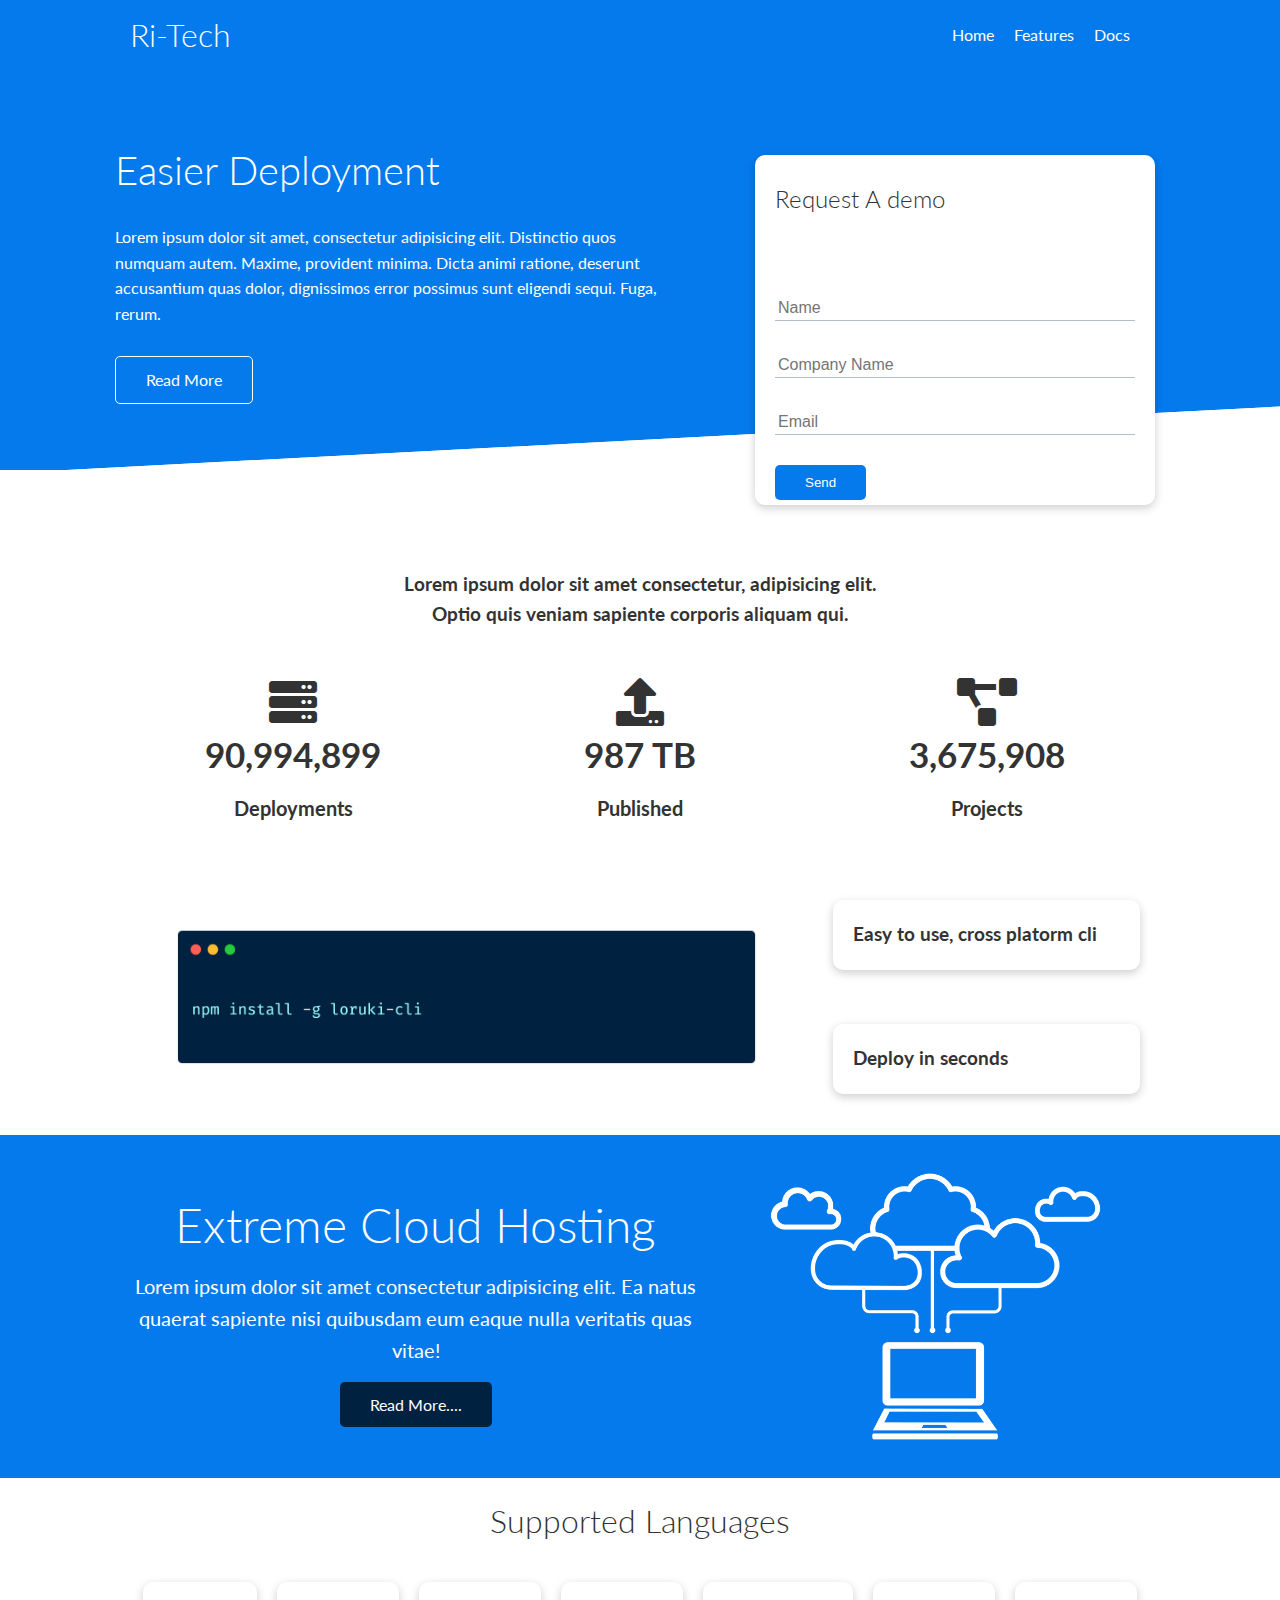
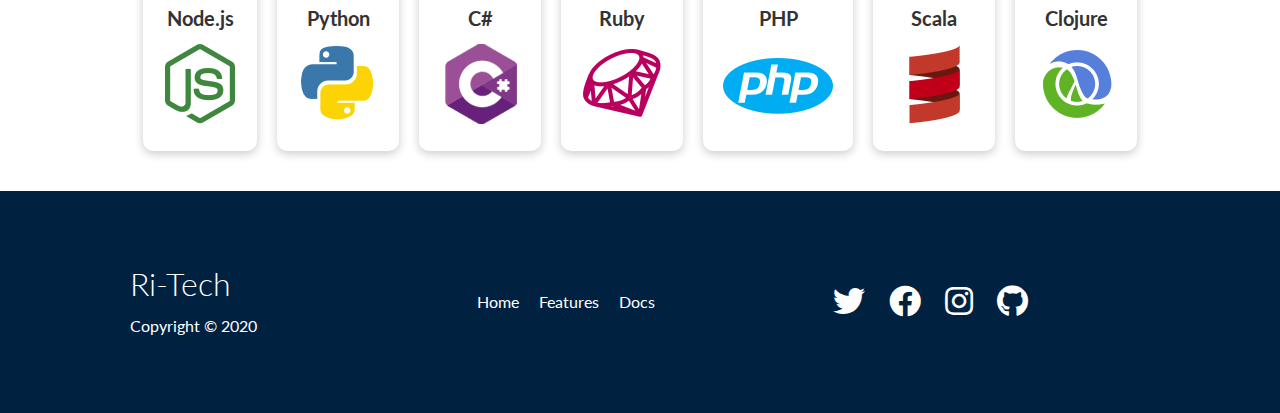
<file: index.html>
<!DOCTYPE html>
<html lang="en">
<head>
    <meta charset="UTF-8">
    <meta http-equiv="X-UA-Compatible" content="IE=edge">
    <meta name="viewport" content="width=device-width, initial-scale=1.0">
    <title>Css Flex, Grid and Animation Project</title>
    <link rel="stylesheet" href="styles.css">
    <!--Use CDNJS>COM to get any cdn of your choice, like font awesome and co-->
    <link rel="stylesheet" href="https://cdnjs.cloudflare.com/ajax/libs/font-awesome/5.15.4/css/all.min.css" integrity="sha512-1ycn6IcaQQ40/MKBW2W4Rhis/DbILU74C1vSrLJxCq57o941Ym01SwNsOMqvEBFlcgUa6xLiPY/NS5R+E6ztJQ==" crossorigin="anonymous" referrerpolicy="no-referrer" />
    <link rel="stylesheet" href="responsiveness.css">

  </head>

<body>
    <!--Navbar Section Starts Here-->
    <div class="navbar">
      <!--the container will help contain the width of the logo-->
      <div class="container flex">                              <!--second class in an html tag is  called a utility tag-->
            <h1><a href="index.html" class="logo">Ri-Tech</a></h1>
             <!--Nav Menu Statrts Here-->
             <nav>
               <ul>
              <li><a href="index.html">Home</a></li>
              <li><a href="features.html">Features</a></li>
              <li><a href="docs.html">Docs</a></li>
            </ul>
            </nav>
            <!--Menu Ends Here-->
          </div>
    </div>

         <!--showcase section-->
         <section class="showcase">
           <div class="container grid">
             <div class="showcase-text">
               <h1>Easier Deployment</h1>
               <p>Lorem ipsum dolor sit amet, consectetur adipisicing elit. Distinctio quos numquam autem. Maxime, provident minima. Dicta animi ratione, deserunt accusantium quas dolor, dignissimos error possimus sunt eligendi sequi. Fuga, rerum.</p>
               <a href="features.html" class="btn btn-outline">Read More</a>
             </div>
             <div class="showcase-form card">
                <h2>Request A demo</h2>
                <form name="contact" method="POST" data-netlify="true" netlify-honeypot="bot-field">
                  <input type="hidden" name="form-name" value="contact">
                  <p class="hidden">
                    <label>Don’t fill this out if you’re human: <input name="bot-field" /></label>
                  </p>
                  <div class="form-control">
                      <input type="text" name="name" placeholder="Name" required>
                    </div>
                    <div class="form-control">
                      <input type="text" name="Company Name" placeholder="Company Name" required>
                    </div>
                    <div class="form-control">
                      <input type="email" name="email" placeholder="Email" required>
                    </div>
                    <div class="form-control">
                      <input type="submit" value="Send" class="btn btn-primary" required>
                    </div>
                
                </form>
             </div>
           </div>

         </section>

          <!--showcase section-->
        <section class="stats">
          <div class="container">
            <h3 class="stats-heading text-center my-1">
              Lorem ipsum dolor sit amet consectetur, adipisicing elit. Optio quis veniam sapiente corporis aliquam qui.
            </h3>
            <div class="grid grid-3 text-center my-4">
              <div>
                <i class="fas fa-server fa-3x"></i>
                <h3>90,994,899</h3>
                <p class="text-secondary">Deployments</p>
              </div>
              <div>
                <i class="fas fa-upload fa-3x"></i>
                <h3>987 TB</h3>
                <p class="text-secondary">Published</p>
              </div>
              <div>
                <i class="fas fa-project-diagram fa-3x"></i>
                <h3>3,675,908</h3>
                <p class="text-secondary">Projects</p>
              </div>
            </div>
          </div>
        </section>
        <!--showcase section-->

        <!--Cli-->
        <section class="cli">
          <div class="container grid">
            <img src="images/cli.png" alt="">
          
          <div class="card">
            <h3>Easy to use, cross platorm cli</h3>
          </div>
          <div class="card">
            <h3>Deploy in seconds</h3>
          </div>
        </div>
        </section>
        <!--Cli-->

        <!-- Cloud -->
        <section class="cloud bg-primary my-2 py-2">
            <div class="container grid">
              <div class="text-center">
                <h2 class="lg">Extreme Cloud Hosting</h2>
                <p class="lead my-1">Lorem ipsum dolor sit amet consectetur adipisicing elit. Ea natus quaerat sapiente nisi quibusdam eum eaque nulla veritatis quas vitae!</p>
                <a href="featues.html" class="btn btn-dark">Read More....</a>
                
              </div>
              <img src="images/cloud.png" alt="cloud" class="cloud-img">
            </div>
        </section>
        <!-- End of cloud -->
        
        <!-- Languages -->
        <section class="languages">
          <h2 class="md text-center my-2">
            Supported Languages
          </h2>
          <div class="container flex">
            <div class="card">
              <h4>Node.js</h4>
              <img src="images/logos/node.png" alt="">
            </div>
            <div class="card">
              <h4>Python</h4>
              <img src="images/logos/python.png" alt="">
            </div>
            <div class="card">
              <h4>C#</h4>
              <img src="images/logos/csharp.png" alt="">
            </div>
            <div class="card">
              <h4>Ruby</h4>
              <img src="images/logos/ruby.png" alt="">
            </div>
            <div class="card">
              <h4>PHP</h4>
              <img src="images/logos/php.png" alt="">
            </div>
            <div class="card">
              <h4>Scala</h4>
              <img src="images/logos/scala.png" alt="">
            </div>
            <div class="card">
              <h4>Clojure</h4>
              <img src="images/logos/clojure.png" alt="">
            </div>
          </div>
        </section>
        <!-- footer -->
        <footer class="footer bg-dark py-5">
          <div class="container grid grid-3">
            <div>
              <h1>Ri-Tech</h1>
              <p>Copyright &copy; 2020</p>
            </div>
            <nav>
              <ul>
             <li><a href="index.html">Home</a></li>
             <li><a href="features.html">Features</a></li>
             <li><a href="docs.html">Docs</a></li>
           </ul>
           </nav>
           <div class="social">
             <a href="#"><i class="fab fa-twitter fa-2x"></i></a>
             <a href="#"><i class="fab fa-facebook fa-2x"></i></a>
             <a href="#"><i class="fab fa-instagram fa-2x"></i></a>
             <a href="#"><i class="fab fa-github fa-2x"></i></a>
           </div>
          </div>
        </footer>
</body>
</html>
</file>
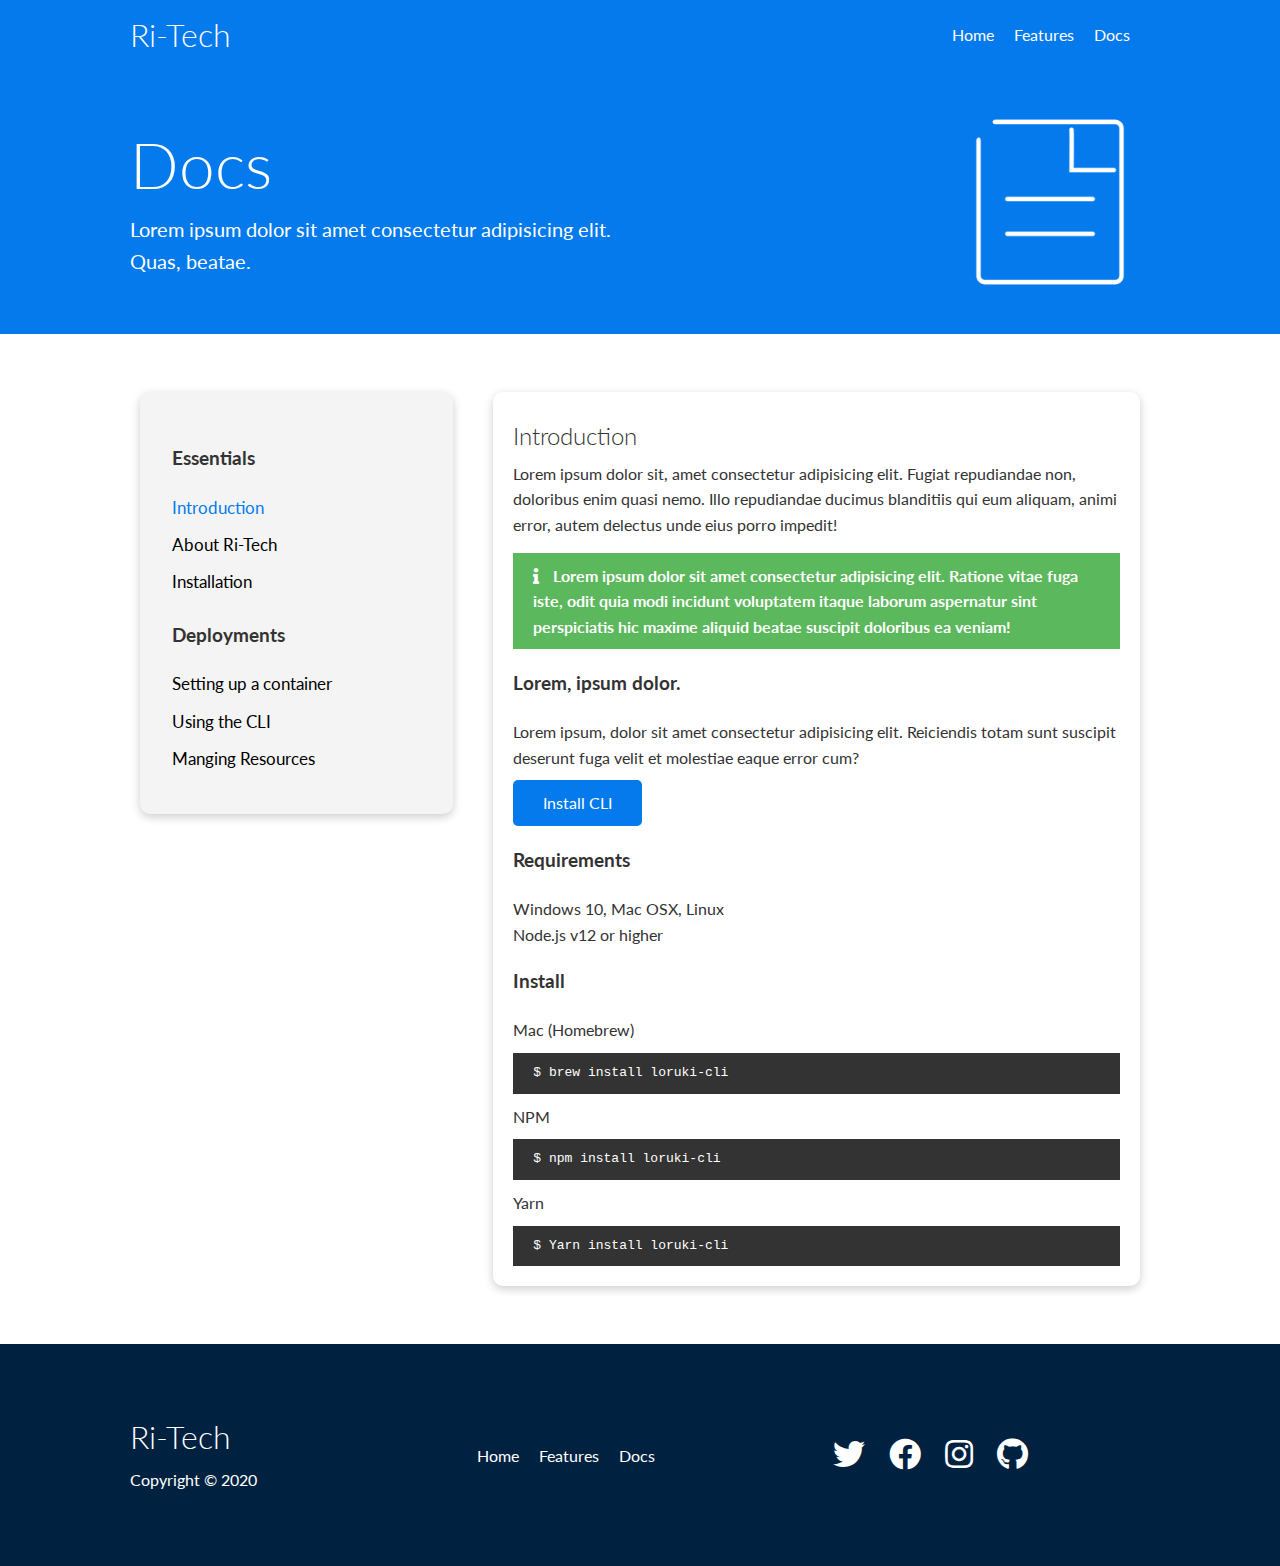
<file: docs.html>
<!DOCTYPE html>
<html lang="en">
<head>
    <meta charset="UTF-8">
    <meta http-equiv="X-UA-Compatible" content="IE=edge">
    <meta name="viewport" content="width=device-width, initial-scale=1.0">
    <title>Css Flex, Grid and Animation Project</title>
    <link rel="stylesheet" href="styles.css">
    <!--Use CDNJS>COM to get any cdn of your choice, like font awesome and co-->
    <link rel="stylesheet" href="https://cdnjs.cloudflare.com/ajax/libs/font-awesome/5.15.4/css/all.min.css" integrity="sha512-1ycn6IcaQQ40/MKBW2W4Rhis/DbILU74C1vSrLJxCq57o941Ym01SwNsOMqvEBFlcgUa6xLiPY/NS5R+E6ztJQ==" crossorigin="anonymous" referrerpolicy="no-referrer" />
    <link rel="stylesheet" href="responsiveness.css">

  </head>

<body>
    <!--Navbar Section Starts Here-->
    <div class="navbar">
      <!--the container will help contain the width of the logo-->
      <div class="container flex">                              <!--second class in an html tag is  called a utility tag-->
            <h1><a href="index.html" class="logo">Ri-Tech</a></h1>
             <!--Nav Menu Statrts Here-->
             <nav>
               <ul>
              <li><a href="index.html">Home</a></li>
              <li><a href="features.html">Features</a></li>
              <li><a href="docs.html">Docs</a></li>
            </ul>
            </nav>
            <!--Menu Ends Here-->
          </div>
    </div>

    <!-- Head Scetion -->
    <section class="docs-head bg-primary py-3">
        <div class="container grid">
            <div>
                <h1 class="xl">Docs</h1>
                  <p class="lead">
                     Lorem ipsum dolor sit amet consectetur adipisicing elit. Quas, beatae. 
                  </p>  
                
            </div>
            <img src="images/docs.png" alt="">
        </div>
    </section>

    <!-- Head Section Ends Here -->

    <!-- Docs Main -->
    <section class="docs-main my-4">
        <div class="container grid">
            <div class="card bg-light p-3">
                <h3 class="my-2">Essentials</h3>
                <nav>
                    <ul>
                        <li><a href="" class="text-primary">Introduction</a></li>
                        <li><a href="">About Ri-Tech</a></li>
                        <li><a href="">Installation</a></li>
                        
                    </ul>
                </nav>

                <h3 class="my-2">Deployments</h3>
                <nav>
                    <ul>
                        <li><a href="">Setting up a container</a></li>
                        <li><a href="">Using the CLI</a></li>
                        <li><a href="">Manging Resources</a></li>
                        
                    </ul>
                </nav>
            </div>
            <div class="card">
                <h2>Introduction</h2>
                <p>Lorem ipsum dolor sit, amet consectetur adipisicing elit. Fugiat repudiandae non, doloribus enim quasi nemo. Illo repudiandae ducimus blanditiis qui eum aliquam, animi error, autem delectus unde eius porro impedit!</p>
                <div class="alert alert-success">
                    <i class="fas fa-info"></i>
                    Lorem ipsum dolor sit amet consectetur adipisicing elit. Ratione vitae fuga iste, odit quia modi incidunt voluptatem itaque laborum aspernatur sint perspiciatis hic maxime aliquid beatae suscipit doloribus ea veniam!
                </div>
                <h3>Lorem, ipsum dolor.</h3>
                <p>Lorem ipsum, dolor sit amet consectetur adipisicing elit. Reiciendis totam sunt suscipit deserunt fuga velit et molestiae eaque error cum?</p>
                <a href="#" class="btn btn-primary">Install CLI</a>
                <h3>Requirements</h3>
                <ul>
                    <li>Windows 10, Mac OSX, Linux</li>
                    <li>Node.js v12 or higher</li>
                </ul>

                <h3>Install</h3>
                <p>Mac (Homebrew)</p>
                <pre><code>$ brew install loruki-cli</code></pre>
                <p>NPM</p>
                <pre><code>$ npm install loruki-cli</code></pre>
                <p>Yarn</p>
                <pre><code>$ Yarn install loruki-cli</code></pre>
            </div>
        </div>

    </section>




    <!-- Docs Main Ends Here -->
  <!-- footer -->
  <footer class="footer bg-dark py-5">
    <div class="container grid grid-3">
      <div>
        <h1>Ri-Tech</h1>
        <p>Copyright &copy; 2020</p>
      </div>
      <nav>
        <ul>
       <li><a href="index.html">Home</a></li>
       <li><a href="features.html">Features</a></li>
       <li><a href="docs.html">Docs</a></li>
     </ul>
     </nav>
     <div class="social">
       <a href="#"><i class="fab fa-twitter fa-2x"></i></a>
       <a href="#"><i class="fab fa-facebook fa-2x"></i></a>
       <a href="#"><i class="fab fa-instagram fa-2x"></i></a>
       <a href="#"><i class="fab fa-github fa-2x"></i></a>
     </div>
    </div>
  </footer>
</body>
</html>
</file>
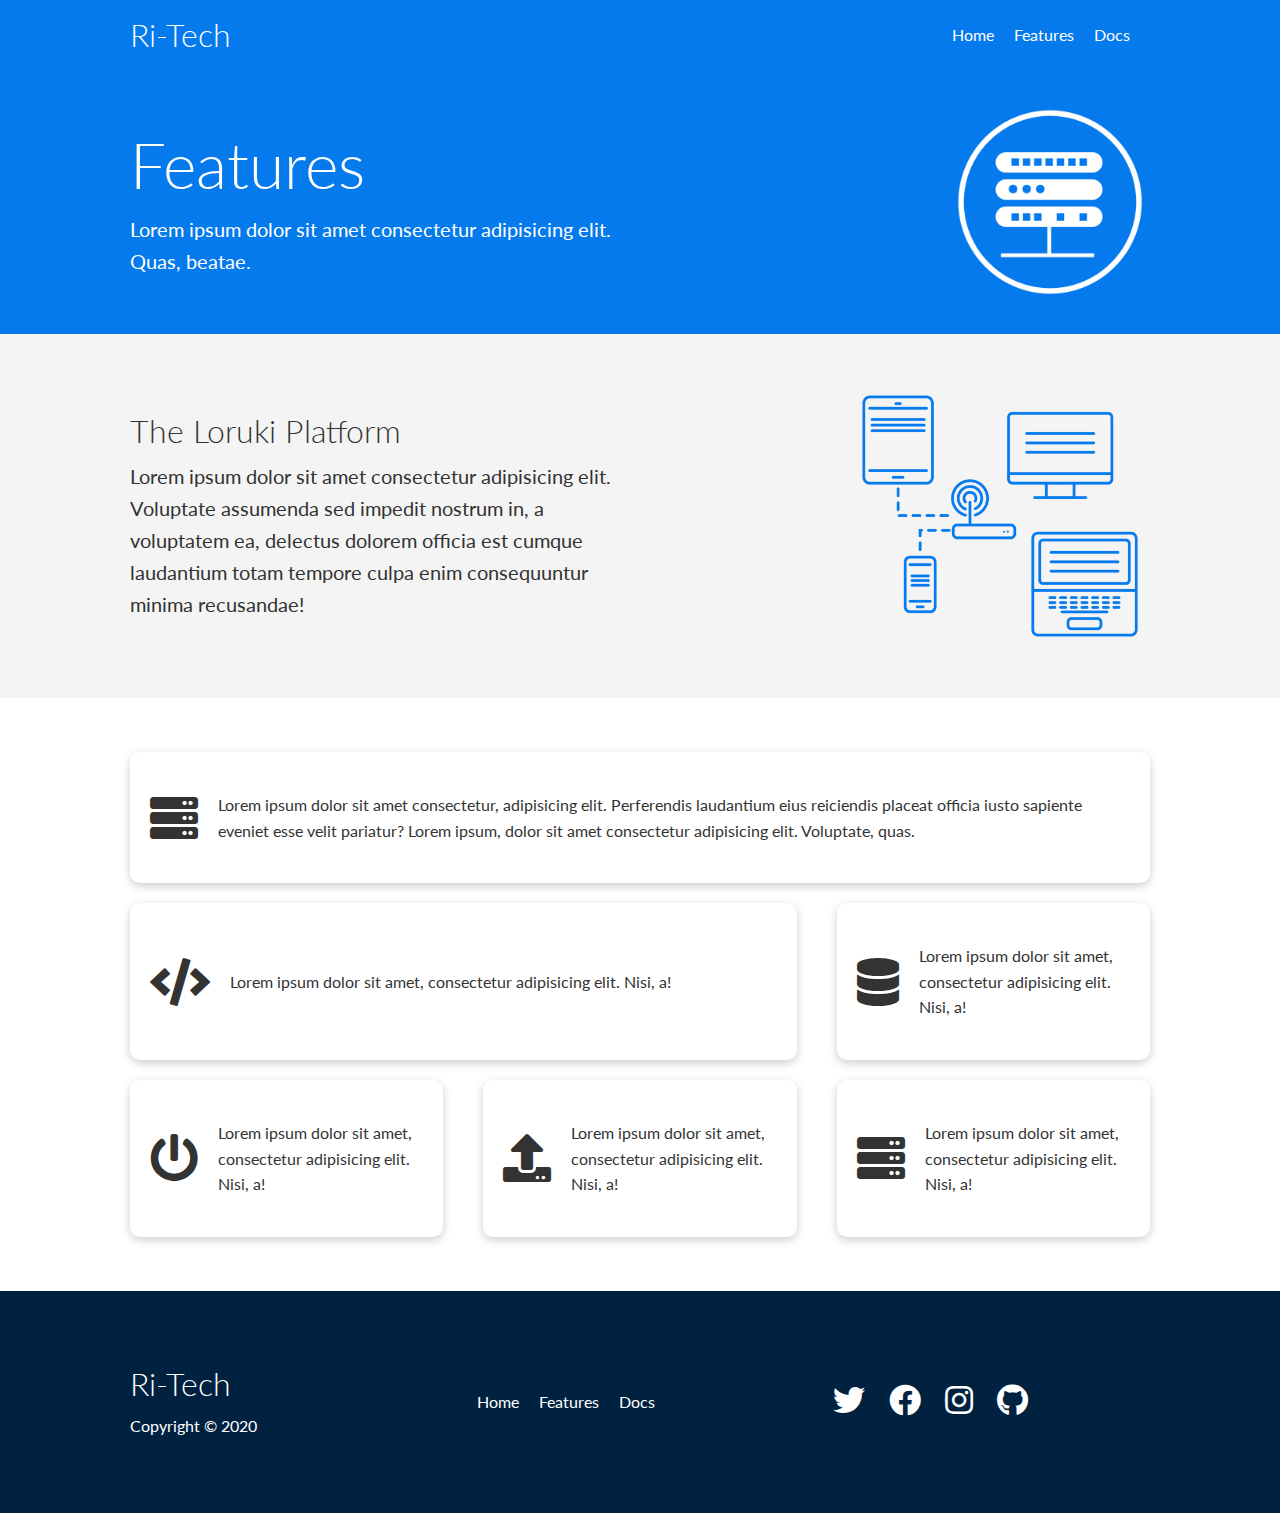
<file: features.html>
<!DOCTYPE html>
<html lang="en">
<head>
    <meta charset="UTF-8">
    <meta http-equiv="X-UA-Compatible" content="IE=edge">
    <meta name="viewport" content="width=device-width, initial-scale=1.0">
    <title>Css Flex, Grid and Animation Project</title>
    <link rel="stylesheet" href="styles.css">
    <!--Use CDNJS>COM to get any cdn of your choice, like font awesome and co-->
    <link rel="stylesheet" href="https://cdnjs.cloudflare.com/ajax/libs/font-awesome/5.15.4/css/all.min.css" integrity="sha512-1ycn6IcaQQ40/MKBW2W4Rhis/DbILU74C1vSrLJxCq57o941Ym01SwNsOMqvEBFlcgUa6xLiPY/NS5R+E6ztJQ==" crossorigin="anonymous" referrerpolicy="no-referrer" />
    <link rel="stylesheet" href="responsiveness.css">

  </head>

<body>
    <!--Navbar Section Starts Here-->
    <div class="navbar">
      <!--the container will help contain the width of the logo-->
      <div class="container flex">                              <!--second class in an html tag is  called a utility tag-->
            <h1><a href="index.html" class="logo">Ri-Tech</a></h1>
             <!--Nav Menu Statrts Here-->
             <nav>
               <ul>
              <li><a href="index.html">Home</a></li>
              <li><a href="features.html">Features</a></li>
              <li><a href="docs.html">Docs</a></li>
            </ul>
            </nav>
            <!--Menu Ends Here-->
          </div>
    </div>

    <!-- Head Scetion -->
    <section class="features-head bg-primary py-3">
        <div class="container grid">
            <div>
                <h1 class="xl">Features</h1>
                  <p class="lead">
                     Lorem ipsum dolor sit amet consectetur adipisicing elit. Quas, beatae. 
                  </p>  
                
            </div>
            <img src="images/server.png" alt="">
        </div>
    </section>

    <!-- Head Section Ends Here -->

    <!-- Sub Head Section Starts Here -->

    <section class="features-sub-head bg-light py-3">
        <div class="container grid">
            <div>
                <h1 class="md">The Loruki Platform</h1>
                  <p class="lead">
                    Lorem ipsum dolor sit amet consectetur adipisicing elit. Voluptate assumenda sed impedit nostrum in, a voluptatem ea, delectus dolorem officia est cumque laudantium totam tempore culpa enim consequuntur minima recusandae!
                  </p>  
                
            </div>
            <img src="images/server2.png" alt="">
        </div>
    </section>

<!-- Sub Head Section Ends Here -->

<!--Main Page Starts Here  -->
<section class="features-main my-2">
    <div class="container grid grid-3">
        <div class="card flex">
            <i class="fas fa-server fa-3x"></i>
                <p>
                    Lorem ipsum dolor sit amet consectetur, adipisicing elit. Perferendis laudantium eius reiciendis placeat officia iusto sapiente eveniet esse velit pariatur? Lorem ipsum, dolor sit amet consectetur adipisicing elit. Voluptate, quas.
                </p>
            
        </div>
        <div class="card flex">
            <i class="fas fa-code fa-3x"> </i>
                <p>
                    Lorem ipsum dolor sit amet, consectetur adipisicing elit. Nisi, a!
                </p>
           
        </div>
       <div class="card flex">
            <i class="fas fa-database fa-3x"> </i>
                <p>
                    Lorem ipsum dolor sit amet, consectetur adipisicing elit. Nisi, a!
                </p>
           
        </div>
        <div class="card flex">
            <i class="fas fa-power-off fa-3x"> </i>
                <p>
                    Lorem ipsum dolor sit amet, consectetur adipisicing elit. Nisi, a!
                </p>
           
        </div>
        <div class="card flex">
            <i class="fas fa-upload fa-3x"> </i>
                <p>
                    Lorem ipsum dolor sit amet, consectetur adipisicing elit. Nisi, a!
                </p>
           
        </div>
        <div class="card flex">
            <i class="fas fa-server fa-3x"> </i>
                <p>
                    Lorem ipsum dolor sit amet, consectetur adipisicing elit. Nisi, a!
                </p>
           
        </div>
    </div>
</section>



<!-- Main Page Ends Here -->

      <!-- footer -->
      <footer class="footer bg-dark py-5">
        <div class="container grid grid-3">
          <div>
            <h1>Ri-Tech</h1>
            <p>Copyright &copy; 2020</p>
          </div>
          <nav>
            <ul>
           <li><a href="index.html">Home</a></li>
           <li><a href="features.html">Features</a></li>
           <li><a href="docs.html">Docs</a></li>
         </ul>
         </nav>
         <div class="social">
           <a href="#"><i class="fab fa-twitter fa-2x"></i></a>
           <a href="#"><i class="fab fa-facebook fa-2x"></i></a>
           <a href="#"><i class="fab fa-instagram fa-2x"></i></a>
           <a href="#"><i class="fab fa-github fa-2x"></i></a>
         </div>
        </div>
      </footer>
</body>
</html>
</file>
<file: styles.css>
/* base css for the body begins here*/
@import url('https://fonts.googleapis.com/css2?family=Lato:wght@300&display=swap');
*{
    box-sizing: border-box;
    padding: 0;
    margin: 0;
}

:root{
    --primary-color:#047aed;/*using variables in css*/
    --secondary-color:#1c3fa8;
    --dark-color:#002240;
    --light-color: #f4f4f4;
    --sucess-color:#5cb85c;
    --error-color: #d9534f;
}

body{
    font-family: 'lato', sans-serif;
    color: #333;
    line-height: 1.6;
}
ul{
    list-style-type: none; /*used to remove bullet point*/
}
a{
    text-decoration: none;
    color: #333;
}
h1, h2 {
    font-weight: 300;
    line-height: 1.2;
    margin: 10px 0;
}
code, pre{
    background-color: #333;
    color: white;
    padding: 10px;
}
p {
    margin: 10px 0;
}
img{
    width: 100%; /*setting the width of any image to a defined size*/
}
.hidden{
    visibility: hidden;
    height: 0;
}
/* base css for the body ends here*/

/*styling the navbar*/
.navbar{
    background-color: var(--primary-color);
    color: #fff;
    height: 70px;
}
/*styling the navbar ends here*/

/*styling the nav container*/
.navbar .flex {
    justify-content: space-between;
}
nav > ul{
    display: flex;
}
nav > ul > li{
padding-right: 10px;
margin-right: 10px;
transition: top ease 0.5s;
}
nav > ul a{
    color: white;
    position: relative;
    top: 0;
    transition: top ease 0.5s;
}
nav > ul a:hover{
    border-bottom: 2px white solid;
    padding-bottom: 10px;
    top: -5px;
}
h1 > a {
    color:white; /*logo color*/
}
/*styling the nav container*/

/*Showcase*/
.showcase{
    height: 400px;
    background-color: var(--primary-color);
    color: #fff;
    position: relative;
}
.showcase h1{
    font-size: 40px;
}
.showcase p{
    padding: 20px 0;
}
.showcase .grid{
    grid-template-columns: 55% 45%;
    gap: 30px;
    overflow: visible;
}
.showcase-text{
    animation: slideInFromLeft 1s ease-in ;
}
.showcase-form{
    position: relative;
    top: 60px;
    height: 350px;
    width:400px;
    padding: 40px;
    z-index: 100;
    justify-self: flex-end;
    animation: slideInFromRight 1s ease-in 
}
.showcase-form .form-control{
    margin: 30px 0;
}
.showcase-form input[type='text'],
.showcase-form input[type='email']{
    border: 0;
    border-bottom: 1px solid #b4becb;
    width: 100%;
    padding: 3px;
    font-size: 16px;
}
.showcase-form input:focus{
   outline: none; /* very important for form...removes the ugly border
   on focus*/
}
.showcase::before, .showcase::after{
    content: '';
    position: absolute;
    bottom: -70px;
    left: 0;
    right: 0;
    height: 100px;
    background: rgb(255, 255, 255);
    -webkit-transform: skewY(-3deg);
    -ms-transform: skewY(-3deg);
    transform: skewY(-3deg);
    
}

/*stats*/
.stats{
    padding-top: 100px;
    animation: slideInFromBottom 1s ease-in 
}
.stats-heading{
    max-width: 500px;
    margin: auto!important;
}
.stats .grid h3 {
    font-size: 35px;
}
.stats .grid p{
    font-size: 20px;
    font-weight: bold;
}
/*stats*/

/*Cli*/
.cli .grid{
    grid-template-columns: repeat(3, 1fr);
    grid-template-rows: repeat(2, 1fr);
}
.cli .grid > *:first-child{
    grid-column: 1/span 2;
    grid-row:1/span 2;
}

/*Cli*/

/* Cloud */
.cloud .grid{
    grid-template-columns: 4fr 3fr;
}
/* Cloud ending */

/* Languages */

.languages .card{
    text-align: center;
    margin: 18px 10px 40px;
    transition: transform 0.2s ease-in ;
}
.languages .flex{
    flex-wrap: wrap;
}
.languages .card h4{
    font-size: 20px;
    margin-bottom: 10px;
}
.languages .card:hover{
    transform: translateY(-15px);
}
/* languages */

/* Features */
.features-head img{
    width: 200px;
    justify-self: flex-end;
}
.features-sub-head img{
    width: 300px;
    justify-self: flex-end;
}
.features-main .card > i{
    margin-right: 20px;
}
.features-main .grid{
    padding: 30px;
}
.features-main .grid > *:nth-child(1){
    grid-column: 1/span 3;
    /* grid-row:1/span 1; */
    justify-content: flex-start;
}
.features-main .grid > *:nth-child(2){
    grid-column: 1/span 2;
    /* grid-row:2/span 1; */
    justify-content: flex-start;
}

/* Features Ends Here */

/* Docs Starts Here */

.docs-head img{
    width: 200px;
    justify-self: flex-end;
}
.docs-main nav li{
    font-size: 17px;
    padding-bottom: 5px;
    margin-bottom: 5px;
}
.card > nav > ul{
    display: block;
    
}
.card > nav > ul > li > a{
    color: black;
   
}
.card > nav > ul > li > a:hover{
border-bottom: 2px white solid;
padding-bottom: 10px;
top: -5px;
}
.docs-main h3{
    margin: 20px 0;
}
.docs-main .grid{
    grid-template-columns: 1fr 2fr;
    align-items: flex-start;
}
.text-primary{
    color: var(--primary-color)!important;
}
/* Docs ends here */
/*utilities*/
.container{
    max-width: 1100px;/*this is intended to put the navbar in a box at that certain width*/
    margin: 0 auto;/* this is used to center the content*/
    overflow: auto;/*The overflow property only works for block elements with a specified height.*/
    padding: 0 40px;
   
}

.card{
    background-color: #fff;
    color: #333;
    border-radius: 10px;
    box-shadow: 0 3px 10px rgba(0,0,0,0.2);
    padding: 20px;
    margin: 10px;
}

.btn{
    display: inline-block;
    padding: 10px 30px;
    cursor: pointer;
    color: #fff;
    border: none;
    border-radius: 5px;
    background-color: var(--primary-color);
}
.btn:hover{
    transform: scale(0.98);
}
.btn-outline{
    background-color: transparent;
    border: 1px solid white;
}
.flex{
    display: flex;
    justify-content: center;
    align-items: center;
    height: 100%;
}
.grid{
    display: grid;
    grid-template-columns: repeat(2, 1fr);
    grid-gap: 20px;
    justify-content: center;
    align-items: center;
    height: 100%;/*setting height property is very useful in 
    content in the grid system*/
}
.grid-3{
    grid-template-columns: repeat(3, 1fr);
}
.text-center{
    text-align: center;
}

/*my margin top-bottom-margin*/
.my-1{
    margin: 1rem 0;
}
.my-2{
    margin: 1.5rem 0;
}
.my-3{
    margin: 2rem 0;
}
.my-4{
    margin: 3rem 0;
}
.my-5{
    margin: 4rem 0;
}
/*my margin*/

/*m margin all-round-margin*/
.m-1{
    margin: 1rem;
}
.m-2{
    margin: 1.5rem;
}
.m-3{
    margin: 2rem;
}
.m-4{
    margin: 3rem;
}
.m-5{
    margin: 4rem;
}
/*margin*/

/*my padding top-bottom-padding*/
.py-1{
    padding: 1rem 0;
}
.py-2{
    padding: 1.5rem 0;
}
.py-3{
    padding: 2rem 0;
}
.py-4{
    padding: 3rem 0;
}
.py-5{
    padding: 4rem 0;
}
/*my padding*/
/*p padding all-round-padding*/
.p-1{
    padding: 1rem;
}
.p-2{
    padding: 1.5rem;
}
.p-3{
    padding: 2rem;
}
.p-4{
    padding: 3rem;
}
.p-5{
    padding: 4rem;
}
/*padding*/

/* Alert */
.alert {
    background-color: var(--light-color);
    padding: 10px 20px;
    font-weight: bold;
    margin: 15px 0;
}
.alert i {
    margin-right: 10px;
}
.alert-success{
    background-color: var(--sucess-color);
    color: white;
}

/* Backgounds & Colored Buttons */
.bg-primary, .btn-primary{
background-color: var(--primary-color);
color: #fff;
}
.bg-secondary, .btn-secondary{
    background-color: var(--secondary-color);
    color: #fff;
    }
.bg-dark, .btn-dark{
        background-color: var(--dark-color);
        color: #fff;
        }
.bg-light, .btn-light{
background-color: var(--light-color);
color: #333;
            }
/* end background */

/* Text Sizes */
.lead{
    font-size: 20px;
}
.sm{
    font-size:1rem;
}
.md{
    font-size: 2rem;
}
.lg{
    font-size: 3rem;
}
.xl{
    font-size: 4rem;
}

/* footer */
footer .social a{
    color: white;
    margin: 0 10px;
}
/* Footer Ends Here */

/* Animations */
@keyframes slideInFromLeft {
    0%{
        transform: translateX(-100%);
    }
    100%{
        transform: translateX(0);
    }
}
@keyframes slideInFromRight {
    0%{
        transform: translateX(100%);
    }
    100%{
        transform: translateX(0);
    }
}
@keyframes slideInFromTop {
    0%{
        transform: translateY(-100%);
    }
    100%{
        transform: translateX(0);
    }
}
@keyframes slideInFromBottom {
    0%{
        transform: translateY(100%);
    }
    100%{
        transform: translateX(0);
    }
}
/*utilities*/
</file>
<file: responsiveness.css>
/* Tablet */
@media only screen and (max-width: 800px) {
   .grid, .showcase .grid, .stats .grid, .cli .grid, .cloud .grid,
    .features-main .grid, .docs-main .grid{
       grid-template-columns: 1fr;
       grid-template-rows: 1fr;
   }
   .showcase{
       height:auto;
   }
   .showcase-text{
       text-align: center;
       margin-top: 40px;
   }
   .showcase-form{
       justify-self: center;
   }
   .cli .grid >*:first-child{
       grid-column: 1;
       grid-row: 1;
   }
   .footer > .container{
       justify-items: center;
   }
   .cloud-img{
       width: 50%;
       margin: 0 auto;
   }

.features-head, .features-sub-head, .docs-head{
    text-align: center;
    
}
.features-head img, .features-sub-head img, .docs-head img{
    justify-self: center;
    
}
.features-main .grid > *:first-child,
.features-main .grid > *:nth-child(2){
    grid-column: 1;
}
.features-main .grid > *:nth-child(3){
    justify-content: flex-start;
}
.features-main .grid > *:nth-child(4){
    justify-content: flex-start;
}
.features-main .grid > *:nth-child(5){
    justify-content: flex-start;
}
.features-main .grid > *:nth-child(6){
    justify-content: flex-start;
}
}
/* Tablet Ending */

/* Mobile */
@media only screen and (max-width: 600px) {
   .navbar{
       height: 110px;
    }
    .navbar > .flex{
        flex-direction: column;
    }
    .navbar ul {
        padding:10px;
        background-color: rgba(0,0,0,0.1);
    }
    .showcase-text{
        padding: 0 20px;
    }


  }

/* mobile Ending */
</file>
